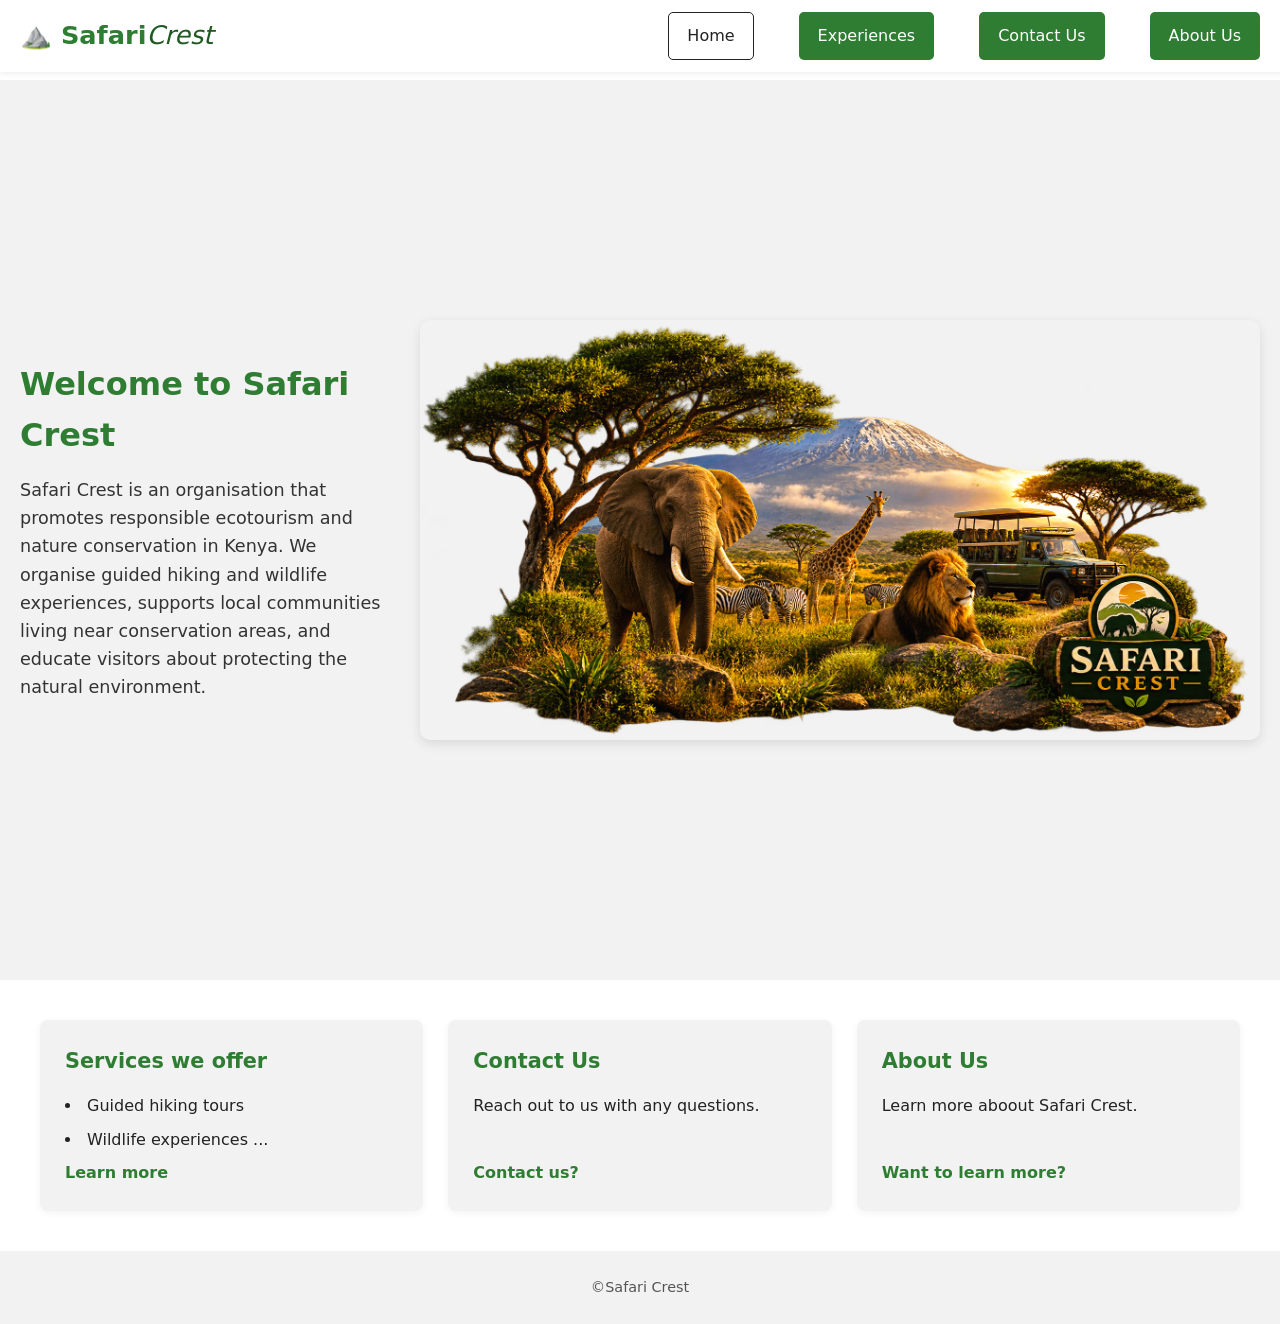
<file: index.html>
<!DOCTYPE html>
<html lang="en">
  <head>
    <meta charset="UTF-8" />
    <meta name="viewport" content="width=device-width, initial-scale=1.0" />
    <meta name="description" content="Safari Crest." />
    <title>Homepage</title>
    <link rel="stylesheet" href="css/index.css" />
  </head>

  <body>
    <header class="header">
      <a class="logo" href="index.html">⛰️ Safari<em>Crest</em></a>

      <nav aria-label="navigation">
        <ul>
          <li><a href="about-us.html" class="is-active">Home</a></li>
          <li><a href="services.html">Experiences</a></li>
          <li><a href="contact-us.html">Contact Us</a></li>
          <li><a href="about-us.html">About Us</a></li>
        </ul>
      </nav>
    </header>

    <main>
      <section class="body">
        <div class="body-text">
          <h2>Welcome to Safari Crest</h2>
          <p>
            Safari Crest is an organisation that promotes responsible ecotourism
            and nature conservation in Kenya. We organise guided hiking and
            wildlife experiences, supports local communities living near
            conservation areas, and educate visitors about protecting the
            natural environment.
          </p>
        </div>

        <img
          class="body-image"
          src="images/backg1.png"
          alt="Safari   Crest"
        />
      </section>

      <section class="cards">
        <article class="card" id="services">
          <h3>Services we offer</h3>
            <li>Guided hiking tours</li>
            <li>Wildlife experiences ...</li>
            <a class="card-link" href="services.html">Learn more</a>
          
        </article>

        <article class="card" id="contact">
          <h3>Contact Us</h3>
          <p>Reach out to us with any questions.</p>
          <a class="card-link" href="contact-us.html">Contact us?</a>
        </article>

        <article class="card" id="about">
          <h3>About Us</h3>
          <p>Learn more aboout Safari Crest.</p>
          <a class="card-link" href="about-us.html">Want to learn more?</a>
        </article>
      </section>
    </main>

    <footer class="footer">
      <p>&copy;Safari Crest</p>
    </footer>
  </body>
</html>
</file>
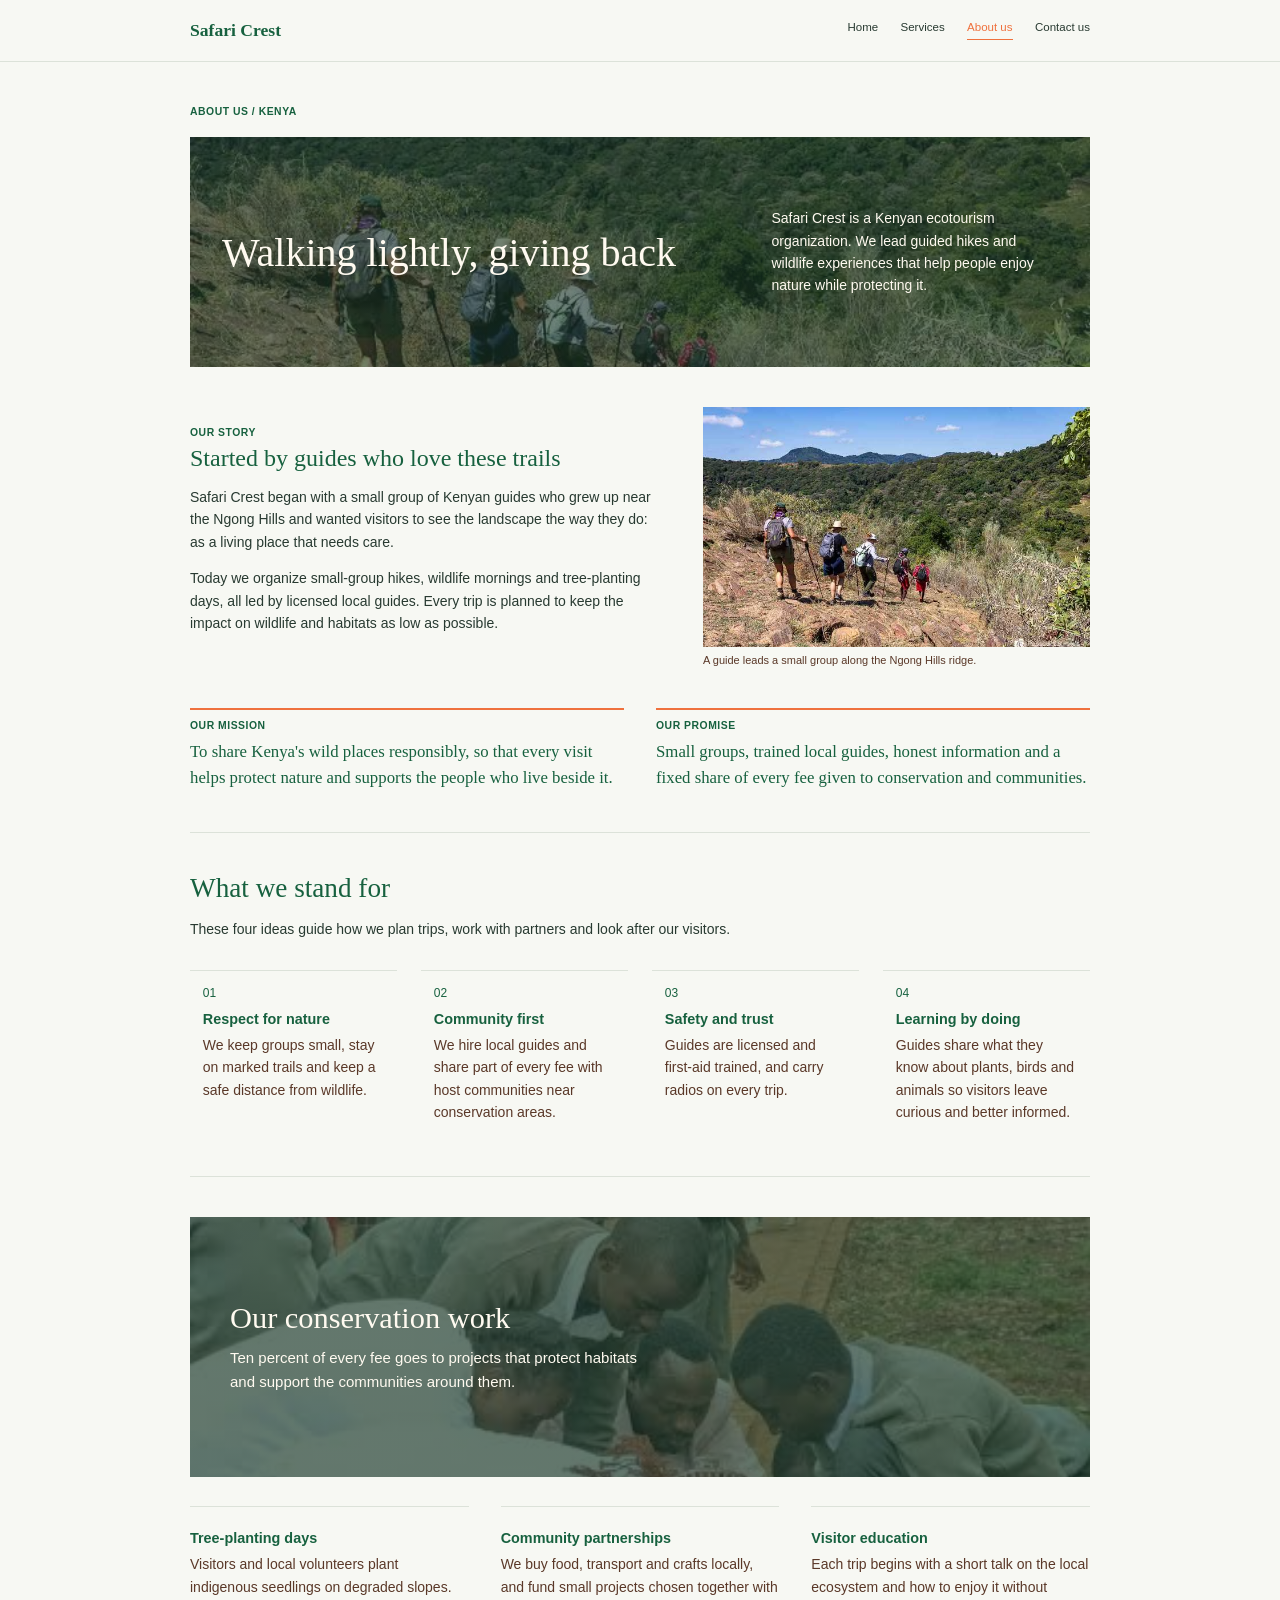
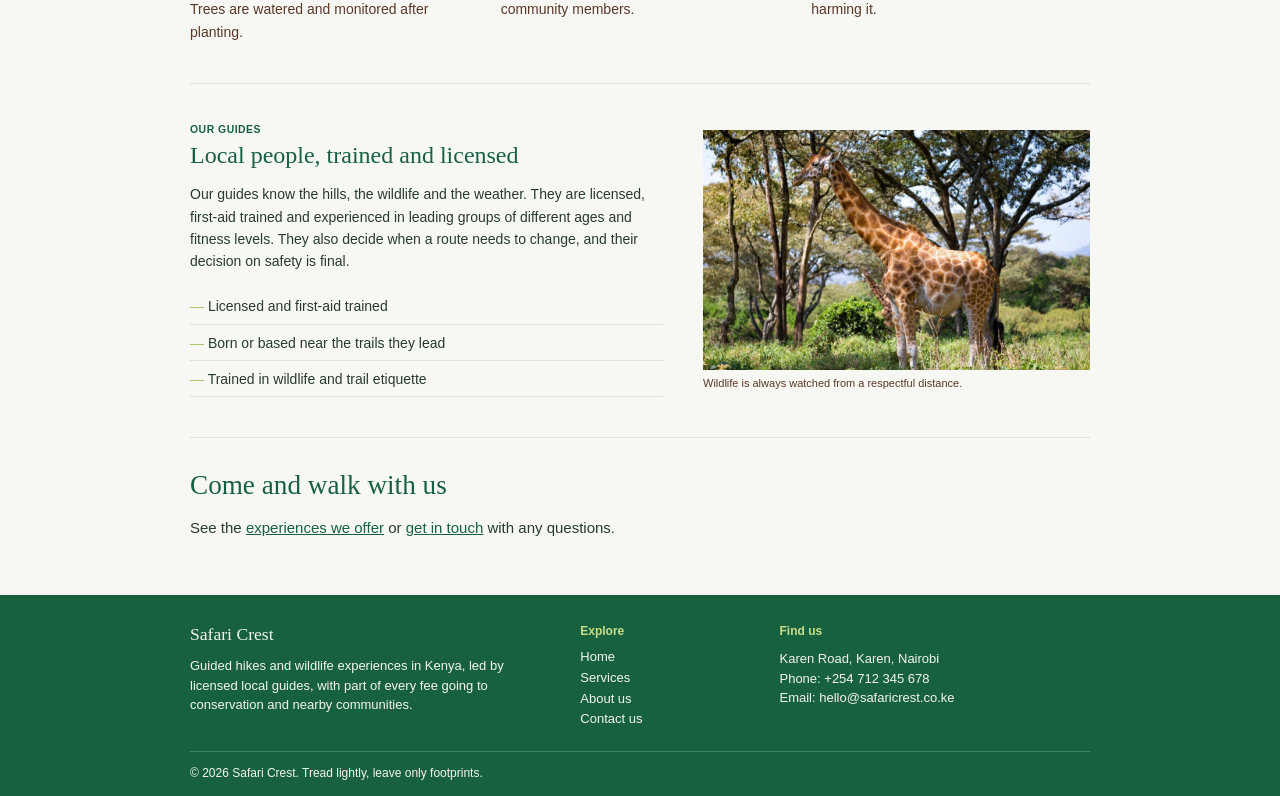
<file: about-us.html>
<!DOCTYPE html>
<html lang="en">
<head>
  <meta charset="UTF-8">
  <meta name="viewport" content="width=device-width, initial-scale=1.0">
  <title>About Us | Safari Crest</title>
  <link rel="stylesheet" href="css/about-us.css">
</head>

<body>
  <header class="site-header">
    <div class="container header-content">
      <a class="logo" href="index.html">Safari Crest</a>

      <nav class="navigation" aria-label="Main navigation">
        <a href="index.html">Home</a>
        <a href="services.html">Services</a>
        <a class="active" href="about-us.html">About us</a>
        <a href="contact-us.html">Contact us</a>
      </nav>
    </div>
  </header>

  <main class="container about-page">
    <p class="eyebrow">ABOUT US / KENYA</p>

    <section class="about-introduction">
      <h1>Walking lightly, giving back</h1>
      <p>
        Safari Crest is a Kenyan ecotourism organization. We lead guided hikes
        and wildlife experiences that help people enjoy nature while protecting it.
      </p>
    </section>

    <section class="story-section">
      <div class="story-text">
        <span>OUR STORY</span>
        <h2>Started by guides who love these trails</h2>
        <p>
          Safari Crest began with a small group of Kenyan guides who grew up
          near the Ngong Hills and wanted visitors to see the landscape the way
          they do: as a living place that needs care.
        </p>
        <p>
          Today we organize small-group hikes, wildlife mornings and
          tree-planting days, all led by licensed local guides. Every trip is
          planned to keep the impact on wildlife and habitats as low as possible.
        </p>
      </div>

      <figure>
        <img src="images/guided-hiking.jpg"
             alt="A guide leading a small group of hikers along a trail in Kenya">
        <figcaption>A guide leads a small group along the Ngong Hills ridge.</figcaption>
      </figure>
    </section>

    <section class="mission-section">
      <article>
        <span>OUR MISSION</span>
        <p>
          To share Kenya's wild places responsibly, so that every visit helps
          protect nature and supports the people who live beside it.
        </p>
      </article>
      <article>
        <span>OUR PROMISE</span>
        <p>
          Small groups, trained local guides, honest information and a fixed
          share of every fee given to conservation and communities.
        </p>
      </article>
    </section>

    <section class="values-section">
      <h2>What we stand for</h2>
      <p class="section-intro">
        These four ideas guide how we plan trips, work with partners and
        look after our visitors.
      </p>

      <div class="values-grid">
        <article class="value-card">
          <span>01</span>
          <h3>Respect for nature</h3>
          <p>
            We keep groups small, stay on marked trails and keep a safe
            distance from wildlife.
          </p>
        </article>

        <article class="value-card">
          <span>02</span>
          <h3>Community first</h3>
          <p>
            We hire local guides and share part of every fee with host
            communities near conservation areas.
          </p>
        </article>

        <article class="value-card">
          <span>03</span>
          <h3>Safety and trust</h3>
          <p>
            Guides are licensed and first-aid trained, and carry radios on
            every trip.
          </p>
        </article>

        <article class="value-card">
          <span>04</span>
          <h3>Learning by doing</h3>
          <p>
            Guides share what they know about plants, birds and animals so
            visitors leave curious and better informed.
          </p>
        </article>
      </div>
    </section>

    <section class="conservation-section">
      <div class="conservation-band">
        <div class="conservation-overlay">
          <h2>Our conservation work</h2>
          <p>
            Ten percent of every fee goes to projects that protect habitats
            and support the communities around them.
          </p>
        </div>
      </div>

      <div class="project-list">
        <article class="project">
          <h3>Tree-planting days</h3>
          <p>
            Visitors and local volunteers plant indigenous seedlings on
            degraded slopes. Trees are watered and monitored after planting.
          </p>
        </article>

        <article class="project">
          <h3>Community partnerships</h3>
          <p>
            We buy food, transport and crafts locally, and fund small projects
            chosen together with community members.
          </p>
        </article>

        <article class="project">
          <h3>Visitor education</h3>
          <p>
            Each trip begins with a short talk on the local ecosystem and how
            to enjoy it without harming it.
          </p>
        </article>
      </div>
    </section>

    <section class="team-section">
      <div class="team-text">
        <span>OUR GUIDES</span>
        <h2>Local people, trained and licensed</h2>
        <p>
          Our guides know the hills, the wildlife and the weather. They are
          licensed, first-aid trained and experienced in leading groups of
          different ages and fitness levels. They also decide when a route
          needs to change, and their decision on safety is final.
        </p>
        <ul>
          <li>Licensed and first-aid trained</li>
          <li>Born or based near the trails they lead</li>
          <li>Trained in wildlife and trail etiquette</li>
        </ul>
      </div>

      <figure>
        <img src="images/giraffe-acacia.jpg"
             alt="Giraffe beside an acacia tree in the Kenyan savannah">
        <figcaption>Wildlife is always watched from a respectful distance.</figcaption>
      </figure>
    </section>

    <section class="join-section">
      <h2>Come and walk with us</h2>
      <p>
        See the <a href="services.html">experiences we offer</a> or
        <a href="contact-us.html">get in touch</a> with any questions.
      </p>
    </section>
  </main>

  <footer class="site-footer">
    <div class="container footer-content">
      <div>
        <h2>Safari Crest</h2>
        <p>
          Guided hikes and wildlife experiences in Kenya, led by licensed
          local guides, with part of every fee going to conservation and
          nearby communities.
        </p>
      </div>

      <div>
        <h3>Explore</h3>
        <a href="index.html">Home</a>
        <a href="services.html">Services</a>
        <a href="about-us.html">About us</a>
        <a href="contact-us.html">Contact us</a>
      </div>

      <div>
        <h3>Find us</h3>
        <p>
          Karen Road, Karen, Nairobi<br>
          Phone: +254 712 345 678<br>
          Email: hello@safaricrest.co.ke
        </p>
      </div>
    </div>

    <div class="container copyright">
      &copy; 2026 Safari Crest. Tread lightly, leave only footprints.
    </div>
  </footer>
</body>
</html>
</file>
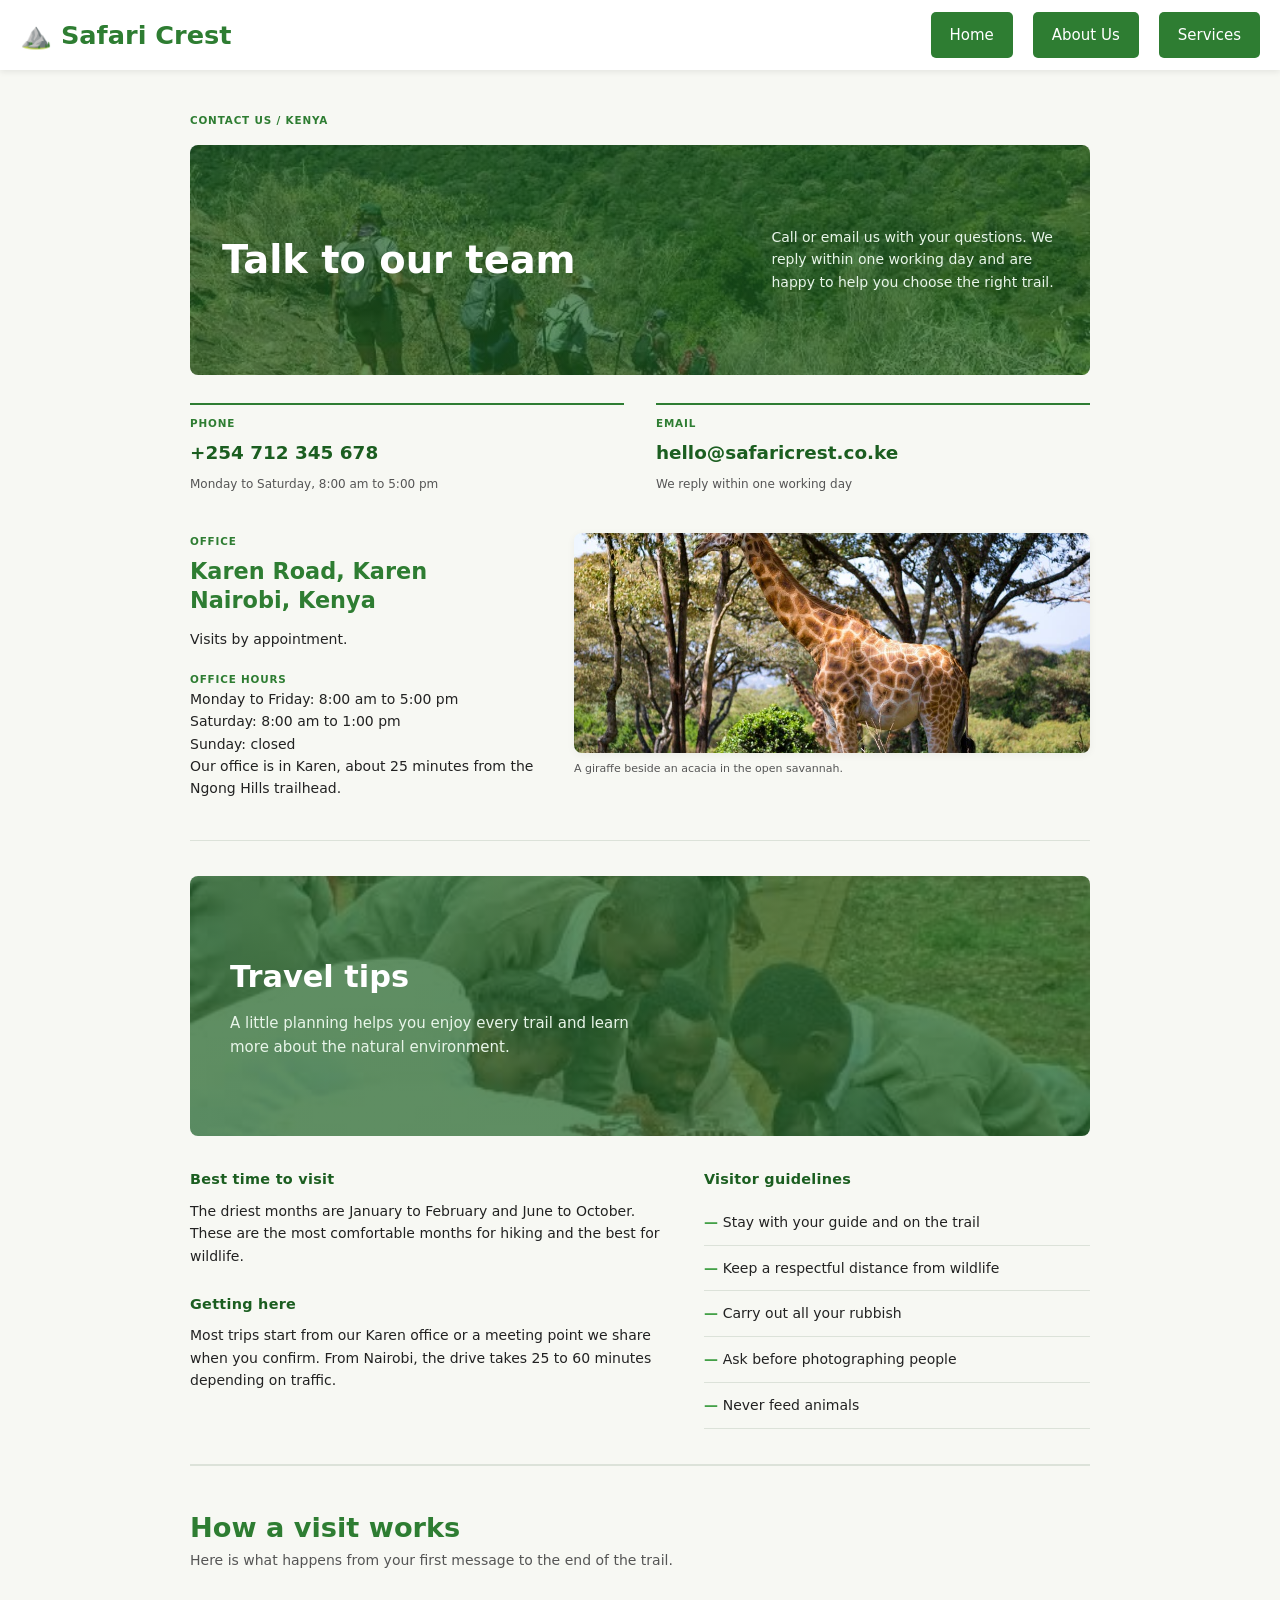
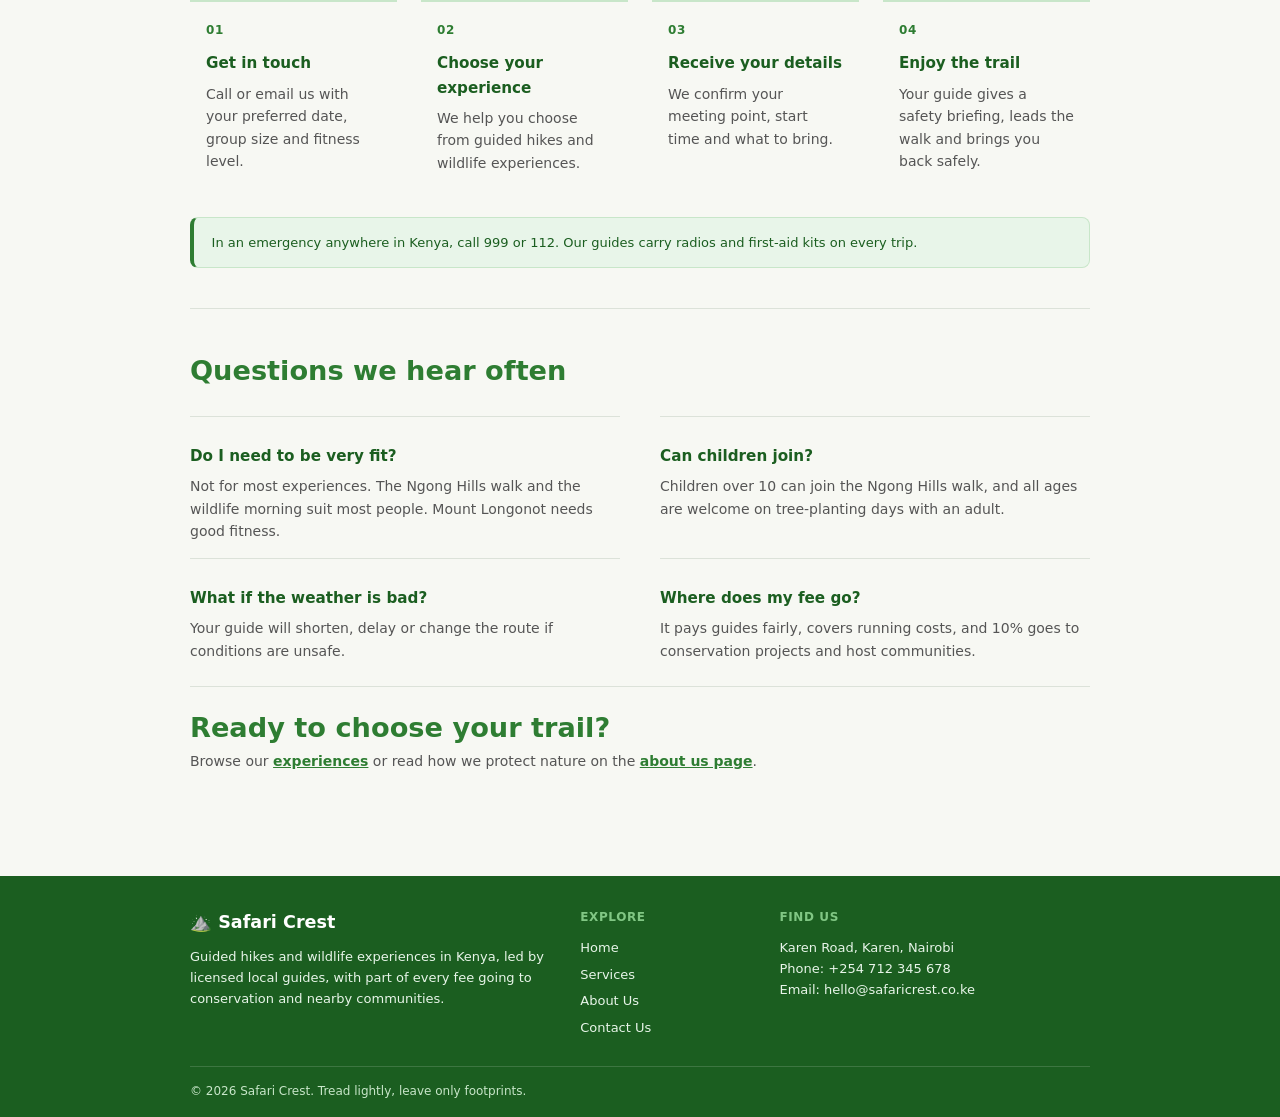
<file: contact-us.html>
<!DOCTYPE html>
<html lang="en">
<head>
  <meta charset="UTF-8">
  <meta name="viewport" content="width=device-width, initial-scale=1.0">
  <meta name="description" content="Contact Safari Crest in Karen, Nairobi. Call or email to plan a guided hike or wildlife experience in Kenya.">
  <title>Contact Us | Safari Crest</title>
  <link rel="stylesheet" href="css/contact-us.css">
</head>

<body>
  <header class="site-header">
    <a class="logo" href="index.html">⛰️ Safari Crest</a>

    <nav aria-label="Main navigation">
      <ul>
        <li><a href="index.html">Home</a></li>
        <li><a href="about-us.html">About Us</a></li>
        <li><a href="services.html">Services</a></li>
      </ul>
    </nav>
  </header>

  <main class="container contact-page">
    <p class="eyebrow">CONTACT US / KENYA</p>

    <section class="contact-introduction">
      <h1>Talk to our team</h1>
      <p>
        Call or email us with your questions. We reply within one working day
        and are happy to help you choose the right trail.
      </p>
    </section>

    <section class="contact-methods">
      <article>
        <span>PHONE</span>
        <strong>+254 712 345 678</strong>
        <small>Monday to Saturday, 8:00 am to 5:00 pm</small>
      </article>

      <article>
        <span>EMAIL</span>
        <strong>hello@safaricrest.co.ke</strong>
        <small>We reply within one working day</small>
      </article>
    </section>

    <section class="office-section">
      <div class="office-details">
        <span>OFFICE</span>
        <h2>Karen Road, Karen<br>Nairobi, Kenya</h2>

        <p>Visits by appointment.</p>

        <span>OFFICE HOURS</span>
        <p>
          Monday to Friday: 8:00 am to 5:00 pm<br>
          Saturday: 8:00 am to 1:00 pm<br>
          Sunday: closed
        </p>

        <p>
          Our office is in Karen, about 25 minutes from the Ngong Hills
          trailhead.
        </p>
      </div>

      <figure>
        <img src="images/giraffe-acacia.jpg"
             alt="Giraffe beside an acacia tree in the Kenyan savannah">
        <figcaption>A giraffe beside an acacia in the open savannah.</figcaption>
      </figure>
    </section>

    <section class="travel-section">
      <div class="travel-photo-band">
        <div class="travel-overlay">
          <h2>Travel tips</h2>
          <p>
            A little planning helps you enjoy every trail and learn more about
            the natural environment.
          </p>
        </div>
      </div>

      <div class="travel-information">
        <h3>Best time to visit</h3>
        <p>
          The driest months are January to February and June to October.
          These are the most comfortable months for hiking and the best for
          wildlife.
        </p>

        <h3>Getting here</h3>
        <p>
          Most trips start from our Karen office or a meeting point we share
          when you confirm. From Nairobi, the drive takes 25 to 60 minutes
          depending on traffic.
        </p>
      </div>

      <div class="visitor-guidelines">
        <h3>Visitor guidelines</h3>
        <ul>
          <li>Stay with your guide and on the trail</li>
          <li>Keep a respectful distance from wildlife</li>
          <li>Carry out all your rubbish</li>
          <li>Ask before photographing people</li>
          <li>Never feed animals</li>
        </ul>
      </div>
    </section>

    <section class="visit-section">
      <h2>How a visit works</h2>
      <p class="visit-intro">
        Here is what happens from your first message to the end of the trail.
      </p>

      <div class="visit-steps">
        <article class="visit-step">
          <span>01</span>
          <h3>Get in touch</h3>
          <p>
            Call or email us with your preferred date, group size and fitness
            level.
          </p>
        </article>

        <article class="visit-step">
          <span>02</span>
          <h3>Choose your experience</h3>
          <p>
            We help you choose from guided hikes and wildlife experiences.
          </p>
        </article>

        <article class="visit-step">
          <span>03</span>
          <h3>Receive your details</h3>
          <p>
            We confirm your meeting point, start time and what to bring.
          </p>
        </article>

        <article class="visit-step">
          <span>04</span>
          <h3>Enjoy the trail</h3>
          <p>
            Your guide gives a safety briefing, leads the walk and brings you
            back safely.
          </p>
        </article>
      </div>

      <div class="emergency-note">
        In an emergency anywhere in Kenya, call 999 or 112.
        Our guides carry radios and first-aid kits on every trip.
      </div>
    </section>

    <section class="faq-section">
      <h2>Questions we hear often</h2>

      <div class="faq-grid">
        <article class="faq-item">
          <h3>Do I need to be very fit?</h3>
          <p>
            Not for most experiences. The Ngong Hills walk and the wildlife
            morning suit most people. Mount Longonot needs good fitness.
          </p>
        </article>

        <article class="faq-item">
          <h3>Can children join?</h3>
          <p>
            Children over 10 can join the Ngong Hills walk, and all ages are
            welcome on tree-planting days with an adult.
          </p>
        </article>

        <article class="faq-item">
          <h3>What if the weather is bad?</h3>
          <p>
            Your guide will shorten, delay or change the route if conditions
            are unsafe.
          </p>
        </article>

        <article class="faq-item">
          <h3>Where does my fee go?</h3>
          <p>
            It pays guides fairly, covers running costs, and 10% goes to
            conservation projects and host communities.
          </p>
        </article>
      </div>

      <div class="ready-section">
        <h2>Ready to choose your trail?</h2>
        <p>
          Browse our <a href="services.html">experiences</a> or read how we
          protect nature on the <a href="about-us.html">about us page</a>.
        </p>
      </div>
    </section>
  </main>

  <footer class="site-footer">
    <div class="container footer-content">
      <div>
        <h2>⛰️ Safari Crest</h2>
        <p>
          Guided hikes and wildlife experiences in Kenya, led by licensed
          local guides, with part of every fee going to conservation and
          nearby communities.
        </p>
      </div>

      <div>
        <h3>Explore</h3>
        <a href="index.html">Home</a>
        <a href="services.html">Services</a>
        <a href="about-us.html">About Us</a>
        <a href="contact-us.html">Contact Us</a>
      </div>

      <div>
        <h3>Find us</h3>
        <p>
          Karen Road, Karen, Nairobi<br>
          Phone: +254 712 345 678<br>
          Email: hello@safaricrest.co.ke
        </p>
      </div>
    </div>

    <div class="container copyright">
      &copy; 2026 Safari Crest. Tread lightly, leave only footprints.
    </div>
  </footer>
</body>
</html>
</file>
<file: css/index.css>
*::after {
  box-sizing: border-box;
}

body {
  margin: 0;
  padding-top: 80px; /* space for fixed header */
  font-family: system-ui, -apple-system, 'Segoe UI', Roboto, Arial, sans-serif;
  line-height: 1.6;
  color: #222;
  background-color: #ffffff;
}

h1, h2, h3, p, ul {
  margin: 0;
}

ul {
  padding: 0;
  list-style: none;
}

img {
  max-width: 100%;
  display: block;
}

.header {
  position: fixed;
  top: 0;
  left: 0;
  width: 100%;
  z-index: 1000;
  background-color: white;
  padding: 12px 20px;
  display: flex;
  justify-content: space-between;
  align-items: center;
  box-shadow: 0 2px 6px rgba(51, 51, 51, 0.08);
}

.logo {
  font-size: 1.6rem;
  color: #2e7d32; 
  font-weight: 700;
  white-space: nowrap;
  text-decoration: none;
}
.logo em {
  font-style: italic;
  color: #1f5a23;
  font-weight: 500;
}

nav ul {
  display: flex;
  gap: 5px;
}

nav a {
  display: inline-block;
  padding: 10px 18px;
  border-radius: 5px;
  background-color: #2e7d32;
  color: white;
  text-decoration: none;
  font-weight: 500;
  border: 1px solid transparent;
  transition: all 0.3s ease;
  margin-right: 40px;
}

nav a:hover {
  background-color: white;
  color: #2e7d32;
  border-color: #2e7d32;
}
nav a.is-active {
  background-color: white;
  color: var(--green);
  border-color: var(--green);
}

.body {
  display: flex;
  align-items: center;
  justify-content: space-between;
  gap: 30px;
  min-height: calc(100vh - 80px);
  padding: 40px 20px;
  background-color: #f2f2f2;
}

.body-text {
  flex: 1 1 50%;
}

.body-text h2 {
  font-size: 2rem;
  color: #2e7d32;
  margin-bottom: 15px;
}

.body-text p {
    font: inherit;
    font-size: 1.1rem;
    color: #333;
    max-width: 55ch;
}

.body-image {
  flex: 1 1 50%;
  width: 100%;
  max-height: 420px;
  object-fit: cover;
  border-radius: 10px;
  box-shadow: 0 4px 12px rgba(0, 0, 0, 0.1);
}

.cards {
  display: grid;
  grid-template-columns: repeat(auto-fit, minmax(250px, 1fr));
  gap: 25px;
  max-width: 1200px;
  margin: 40px auto;
  padding: 0 20px;
}

.card {
  background-color: #f2f2f2;
  padding: 25px;
  border-radius: 8px;
  box-shadow: 0 2px 8px rgba(0, 0, 0, 0.05);
  display: flex;
  flex-direction: column;
  transition: transform 0.2s ease, box-shadow 0.2s ease;
}

.card:hover {
  transform: translateY(-4px);
  box-shadow: 0 6px 16px rgba(0, 0, 0, 0.1);
}

.card h3 {
  color: #2e7d32;
  font-size: 1.3rem;
  margin-bottom: 15px;
}

.card ul {
  margin: 10px 0 0;
}

.card li {
  margin-bottom: 8px;
  padding-left: 0;
}

.card p {
  margin-bottom: 15px;
}

.card-link {
  display: inline-block;
  margin-top: auto; 
  color: #2e7d32;
  font-weight: 600;
  text-decoration: none;
  transition: color 0.2s;
}

.card-link:hover {
  text-decoration: underline;
}

.footer {
  text-align: center;
  padding: 25px 20px;
  background-color: #f2f2f2;
  color: #555;
  font-size: 0.9rem;
  margin-top: 20px;
}

#services {
  background-image: url('c:/Users/felix/gitwebrepo/web-assignment1/images/services.svg');
  background-size: cover;
  background-position: center;
  background-repeat: no-repeat;
}

#contact {
  background-image: url('c:/Users/felix/gitwebrepo/web-assignment1/images/contactus.svg');
  background-size: cover;
  background-position: center;
  background-repeat: no-repeat;
}

#about {
  background-image: url('c:/Users/felix/gitwebrepo/web-assignment1/images/aboutus.svg');
  background-size: cover;
  background-position: center;
  background-repeat: no-repeat;
}

@media (max-width: 768px) {
  body {
    padding-top: 110px;
  }

  .header {
    flex-direction: column;
    gap: 10px;
    padding: 12px 15px;
  }

  nav ul {
    flex-wrap: wrap;
    justify-content: center;
  }

  .body {
    flex-direction: column;
    min-height: auto;
    padding: 30px 20px;
  }

  .body-text,
  .body-image {
    flex: 1 1 100%;
    max-width: 100%;
  }

  .body-text h2 {
    font-size: 1.7rem;
  }

  .body-image {
    max-height: 280px;
  }

  .cards {
    grid-template-columns: 1fr;
    margin: 30px auto;
  }
}
</file>
<file: css/about-us.css>
* {
  box-sizing: border-box;
}

body {
  margin: 0;
  background: #f7f8f3;
  color: #283a31;
  font-family: Arial, sans-serif;
  font-size: 15px;
}

img {
  max-width: 100%;
}

.container {
  width: min(90%, 900px);
  margin: 0 auto;
}

/* Header */
.site-header {
  border-bottom: 1px solid #dce2d9;
  padding: 1.25rem 0;
}

.header-content {
  display: flex;
  align-items: center;
  justify-content: space-between;
}

.logo {
  color: #17613f;
  font-family: Georgia, serif;
  font-size: 1.1rem;
  font-weight: bold;
  text-decoration: none;
}

.navigation {
  display: flex;
  gap: 1.4rem;
}

.navigation a {
  color: #283a31;
  font-size: .72rem;
  text-decoration: none;
}

.navigation a:hover,
.navigation .active {
  color: #ef713d;
  border-bottom: 1px solid #ef713d;
  padding-bottom: .35rem;
}

/* Shared labels */
.about-page {
  padding-top: 2rem;
}

.eyebrow,
.story-text > span,
.mission-section span,
.team-text > span {
  display: block;
  color: #17613f;
  font-size: .65rem;
  font-weight: bold;
  letter-spacing: .05em;
}

h2 {
  color: #17613f;
  font-family: Georgia, serif;
  font-weight: normal;
}

p {
  line-height: 1.6;
}

/* Intro band */
.about-introduction {
  display: grid;
  grid-template-columns: 1.4fr .8fr;
  gap: 3rem;
  align-items: center;
  min-height: 230px;
  margin-top: 1rem;
  padding: 3.5rem 2rem;
  background:
    linear-gradient(rgba(25, 55, 39, .62), rgba(25, 55, 39, .62)),
    url("../images/guided-hiking.jpg") center / cover no-repeat;
}

.about-introduction h1 {
  margin: 0;
  color: #fffaf0;
  font-family: Georgia, serif;
  font-size: 2.5rem;
  font-weight: normal;
}

.about-introduction p {
  max-width: 300px;
  margin: 0;
  color: #fffaf0;
  font-size: 14px;
}

/* Story */
.story-section,
.team-section {
  display: grid;
  gap: 2.5rem;
  align-items: center;
}

.story-section {
  grid-template-columns: 1.1fr .9fr;
  padding: 2.5rem 0;
}

.team-section {
  grid-template-columns: 1.1fr .9fr;
  border-top: 1px solid #dce2d9;
  padding: 2.5rem 0;
}

.story-text h2,
.team-text h2 {
  margin: .45rem 0 .8rem;
  font-size: 1.5rem;
}

.story-text p,
.team-text p,
.section-intro,
.project p,
.value-card p {
  font-size: 14px;
}

figure {
  margin: 0;
}

figure img {
  display: block;
  width: 100%;
  height: 240px;
  object-fit: cover;
}

figcaption {
  margin-top: .35rem;
  color: #5a3828;
  font-size: 11px;
  line-height: 1.4;
}

/* Mission */
.mission-section {
  display: grid;
  grid-template-columns: 1fr 1fr;
  gap: 2rem;
  padding-bottom: 2.5rem;
}

.mission-section article {
  border-top: 2px solid #ef713d;
  padding-top: .6rem;
}

.mission-section p {
  margin: .5rem 0 0;
  color: #17613f;
  font-family: Georgia, serif;
  font-size: 1.05rem;
}

/* Values */
.values-section {
  border-top: 1px solid #dce2d9;
  padding: 2.5rem 0;
}

.values-section h2,
.join-section h2 {
  margin: 0 0 .6rem;
  font-size: 1.7rem;
}

.values-grid {
  display: grid;
  grid-template-columns: repeat(4, 1fr);
  gap: 1.5rem;
  margin-top: 1.8rem;
}

.value-card {
  border-top: 1px solid #dce2d9;
  padding: .8rem;
  transition: transform .25s ease, box-shadow .25s ease, background-color .25s ease;
}

.value-card:hover {
  transform: translateY(-6px);
  background-color: #ffffff;
  box-shadow: 0 8px 18px rgba(23, 97, 63, .15);
  border-top-color: #ef713d;
}

.value-card span {
  color: #17613f;
  font-size: .75rem;
}

.value-card h3,
.project h3 {
  margin: .65rem 0 .45rem;
  color: #17613f;
  font-size: .9rem;
  transition: color .25s ease;
}

.value-card:hover h3 {
  color: #ef713d;
}

.value-card p {
  margin: 0;
  color: #5a3828;
}

/* Conservation */
.conservation-section {
  border-top: 1px solid #dce2d9;
  padding: 2.5rem 0;
}

.conservation-band {
  display: flex;
  align-items: center;
  min-height: 260px;
  padding: 2.5rem;
  background:
    linear-gradient(rgba(25, 55, 39, .68), rgba(25, 55, 39, .68)),
    url("../images/tree-planting.jpg") center / cover no-repeat;
}

.conservation-overlay {
  max-width: 430px;
}

.conservation-overlay h2 {
  margin: 0 0 .6rem;
  color: #fffaf0;
  font-size: 1.9rem;
}

.conservation-overlay p {
  margin: 0;
  color: #fffaf0;
}

.project-list {
  display: grid;
  grid-template-columns: repeat(3, 1fr);
  gap: 2rem;
  margin-top: 1.8rem;
}

.project {
  border-top: 1px solid #dce2d9;
  padding-top: .8rem;
}

.project p {
  margin: 0;
  color: #5a3828;
}

/* Guides */
.team-text ul {
  margin: 1rem 0 0;
  padding: 0;
  list-style: none;
}

.team-text li {
  border-bottom: 1px solid #dce2d9;
  padding: .6rem 0;
  font-size: 14px;
}

.team-text li::before {
  content: "— ";
  color: #a9c66b;
}

/* Closing call */
.join-section {
  border-top: 1px solid #dce2d9;
  padding: 2rem 0 .5rem;
}

.join-section a {
  color: #17613f;
  text-decoration: underline;
}

.join-section a:hover {
  color: #ef713d;
}

/* Footer */
.site-footer {
  margin-top: 2rem;
  background: #17613f;
  color: #f4f6ed;
  padding: 1.8rem 0 1rem;
}

.footer-content {
  display: grid;
  grid-template-columns: 1.5fr .7fr 1.3fr;
  gap: 2rem;
}

.footer-content h2 {
  margin: 0 0 .7rem;
  color: #f4f6ed;
  font-size: 1.1rem;
}

.footer-content h3 {
  margin: 0 0 .7rem;
  color: #c8dd8c;
  font-size: .75rem;
}

.footer-content p {
  margin: 0;
  font-size: 13px;
  line-height: 1.5;
}

.footer-content a {
  display: block;
  width: max-content;
  margin: .35rem 0;
  color: #f4f6ed;
  font-size: 13px;
  text-decoration: none;
}

.footer-content a:hover {
  color: #ef713d;
}

.copyright {
  border-top: 1px solid rgba(255, 255, 255, .2);
  margin-top: 1.2rem;
  padding-top: .9rem;
  color: #f4f6ed;
  font-size: 12px;
}

/* Tablet */
@media (max-width: 700px) {
  .header-content,
  .about-introduction,
  .story-section,
  .team-section,
  .mission-section,
  .footer-content {
    grid-template-columns: 1fr;
  }

  .header-content {
    align-items: flex-start;
    flex-direction: column;
    gap: 1rem;
  }

  .navigation {
    flex-wrap: wrap;
    gap: .8rem;
  }

  .about-introduction {
    gap: 1rem;
    padding: 2.5rem 1.2rem;
  }

  .about-introduction h1 {
    font-size: 2rem;
  }

  .conservation-band {
    min-height: 230px;
    padding: 2rem 1.3rem;
  }

  .values-grid,
  .project-list {
    grid-template-columns: 1fr 1fr;
  }
}

/* Phone */
@media (max-width: 480px) {
  .values-grid,
  .project-list {
    grid-template-columns: 1fr;
  }

  figure img {
    height: auto;
  }
}
</file>
<file: css/contact-us.css>
/* =========================
   THEME VARIABLES
   ========================= */
:root {
  --green-900: #1b5e20;
  --green-700: #2e7d32;   /* primary — matches homepage */
  --green-500: #43a047;
  --green-300: #81c784;
  --green-100: #c8e6c9;
  --green-50:  #e8f5e9;

  --surface:   #f2f2f2;
  --surface-alt: #f7f8f3;
  --text:      #222222;
  --text-muted:#555555;
  --white:     #ffffff;
  --border:    #dce2d9;

  --radius:    8px;
  --shadow-sm: 0 2px 8px rgba(0, 0, 0, 0.05);
  --shadow-md: 0 6px 16px rgba(0, 0, 0, 0.10);
  --header-h:  80px;
}

/* =========================
   RESET & BASE
   ========================= */
*,
*::before,
*::after { box-sizing: border-box; }

body {
  margin: 0;
  padding-top: var(--header-h);
  background: var(--surface-alt);
  color: var(--text);
  font-family: system-ui, -apple-system, 'Segoe UI', Roboto, Arial, sans-serif;
  font-size: 15px;
  line-height: 1.6;
}

h1, h2, h3, p, ul, figure { margin: 0; }
ul { padding: 0; list-style: none; }
img { max-width: 100%; display: block; }

.container {
  width: min(90%, 900px);
  margin: 0 auto;
}

/* =========================
   HEADER & NAVIGATION
   (identical to homepage)
   ========================= */
.site-header {
  position: fixed;
  top: 0;
  left: 0;
  width: 100%;
  z-index: 1000;
  background-color: var(--white);
  padding: 12px 20px;
  display: flex;
  justify-content: space-between;
  align-items: center;
  box-shadow: 0 2px 6px rgba(0, 0, 0, 0.08);
}

.logo {
  font-size: 1.6rem;
  font-weight: 700;
  color: var(--green-700);
  text-decoration: none;
  white-space: nowrap;
}

nav ul {
  display: flex;
  gap: 20px;
}

nav a {
  display: inline-block;
  padding: 10px 18px;
  border-radius: 5px;
  background-color: var(--green-700);
  color: var(--white);
  text-decoration: none;
  font-weight: 500;
  border: 1px solid transparent;
  transition: all 0.3s ease;
}

nav a:hover {
  background-color: var(--white);
  color: var(--green-700);
  border-color: var(--green-700);
}

/* Current page */
nav a.active {
  background-color: var(--green-900);
  color: var(--white);
  border-color: var(--green-900);
}

nav a.active:hover {
  background-color: var(--green-900);
  color: var(--white);
}

/* =========================
   PAGE SHELL
   ========================= */
.contact-page {
  padding-top: 2rem;
  padding-bottom: 1rem;
}

.eyebrow,
.contact-methods span,
.office-details > span {
  display: block;
  color: var(--green-700);
  font-size: .65rem;
  font-weight: 700;
  letter-spacing: .08em;
  text-transform: uppercase;
}

/* =========================
   INTRO BAND
   ========================= */
.contact-introduction {
  display: grid;
  grid-template-columns: 1.4fr .8fr;
  gap: 3rem;
  align-items: center;
  min-height: 230px;
  margin-top: 1rem;
  padding: 3.5rem 2rem;
  border-radius: var(--radius);
  background-color: var(--green-700);
  background-image:
    linear-gradient(rgba(27, 94, 32, .68), rgba(27, 94, 32, .68)),
    url("../images/guided-hiking.jpg");
  background-size: cover;
  background-position: center;
  background-repeat: no-repeat;
}

.contact-introduction h1 {
  margin: 0;
  color: var(--white);
  font-size: 2.4rem;
  font-weight: 700;
  line-height: 1.15;
}

.contact-introduction p {
  max-width: 290px;
  margin: 0;
  color: var(--green-50);
  font-size: 14px;
  line-height: 1.6;
}

/* =========================
   CONTACT METHODS
   ========================= */
.contact-methods {
  display: grid;
  grid-template-columns: 1fr 1fr;
  gap: 2rem;
  padding: 1.8rem 0 2.4rem;
}

.contact-methods article {
  border-top: 2px solid var(--green-700);
  padding-top: .6rem;
}

.contact-methods strong {
  display: block;
  margin: .4rem 0 .2rem;
  color: var(--green-900);
  font-size: 1.15rem;
  font-weight: 700;
}

.contact-methods small {
  color: var(--text-muted);
  font-size: 12px;
}

/* =========================
   OFFICE
   ========================= */
.office-section {
  display: grid;
  grid-template-columns: .8fr 1.2fr;
  gap: 2.5rem;
  border-bottom: 1px solid var(--border);
  padding-bottom: 2.5rem;
}

.office-details h2 {
  margin: .45rem 0 .8rem;
  color: var(--green-700);
  font-size: 1.4rem;
  font-weight: 700;
  line-height: 1.3;
}

.office-details > span:nth-of-type(2) {
  margin-top: 1.3rem;
}

.office-details p,
.travel-section p,
.visitor-guidelines li {
  font-size: 14px;
  line-height: 1.6;
}

.office-section figure { margin: 0; }

.office-section img {
  width: 100%;
  height: 220px;
  object-fit: cover;
  border-radius: var(--radius);
  box-shadow: var(--shadow-sm);
}

.office-section figcaption {
  margin-top: .5rem;
  color: var(--text-muted);
  font-size: 11px;
  line-height: 1.4;
}

/* =========================
   TRAVEL SECTION
   ========================= */
.travel-section {
  display: grid;
  grid-template-columns: 1.35fr 1.1fr;
  gap: 2rem 2.5rem;
  align-items: start;
  border-bottom: 1px solid var(--border);
  padding: 2.2rem 0;
}

.travel-photo-band {
  grid-column: 1 / -1;
  min-height: 260px;
  display: flex;
  align-items: center;
  padding: 2.5rem;
  border-radius: var(--radius);
  background-color: var(--green-700);
  background-image:
    linear-gradient(rgba(27, 94, 32, .7), rgba(27, 94, 32, .7)),
    url("../images/tree-planting.jpg");
  background-size: cover;
  background-position: center;
  background-repeat: no-repeat;
}

.travel-overlay {
  max-width: 430px;
  color: var(--white);
}

.travel-overlay h2 {
  margin: 0 0 .6rem;
  color: var(--white);
  font-size: 1.9rem;
  font-weight: 700;
}

.travel-overlay p {
  margin: 0;
  color: var(--green-50);
  font-size: 15px;
  line-height: 1.6;
}

.travel-section h3 {
  margin: 0 0 .55rem;
  color: var(--green-900);
  font-size: .9rem;
  font-weight: 700;
  letter-spacing: .02em;
}

.travel-section h3:not(:first-child) {
  margin-top: 1.6rem;
}

.visitor-guidelines ul {
  margin: 0;
  padding: 0;
}

.visitor-guidelines li {
  border-bottom: 1px solid var(--border);
  padding: .7rem 0;
}

.visitor-guidelines li::before {
  content: "— ";
  color: var(--green-500);
  font-weight: 700;
}

/* =========================
   HOW A VISIT WORKS
   ========================= */
.visit-section,
.faq-section {
  border-top: 1px solid var(--border);
  padding: 2.5rem 0;
}

.visit-section h2,
.faq-section h2,
.ready-section h2 {
  color: var(--green-700);
  font-size: 1.7rem;
  font-weight: 700;
}

.visit-intro {
  color: var(--text-muted);
  font-size: 14px;
}

.visit-steps {
  display: grid;
  grid-template-columns: repeat(4, 1fr);
  gap: 1.5rem;
  margin-top: 1.8rem;
}

.visit-step {
  border-top: 2px solid var(--green-100);
  padding: .9rem 1rem;
  border-radius: 0 0 var(--radius) var(--radius);
  transition: transform .25s ease, box-shadow .25s ease, background-color .25s ease, border-top-color .25s ease;
}

.visit-step:hover {
  transform: translateY(-6px);
  background-color: var(--white);
  box-shadow: 0 8px 18px rgba(46, 125, 50, .18);
  border-top-color: var(--green-700);
}

.visit-step span {
  color: var(--green-700);
  font-size: .75rem;
  font-weight: 700;
  letter-spacing: .05em;
}

.visit-step h3,
.faq-item h3 {
  margin: .65rem 0 .45rem;
  color: var(--green-900);
  font-size: .95rem;
  transition: color .25s ease;
}

.visit-step:hover h3 {
  color: var(--green-700);
}

.visit-step p,
.faq-item p,
.ready-section p {
  color: var(--text-muted);
  font-size: 14px;
  line-height: 1.6;
}

.visit-step a,
.ready-section a {
  color: var(--green-700);
  font-weight: 600;
  text-decoration: underline;
}

.visit-step a:hover,
.ready-section a:hover {
  color: var(--green-900);
}

.emergency-note {
  margin-top: 1.8rem;
  padding: .9rem 1.1rem;
  border: 1px solid var(--green-100);
  border-left: 4px solid var(--green-700);
  background: var(--green-50);
  color: var(--green-900);
  font-size: 13px;
  line-height: 1.5;
  border-radius: var(--radius);
}

/* =========================
   FAQ
   ========================= */
.faq-grid {
  display: grid;
  grid-template-columns: 1fr 1fr;
  gap: 0 2.5rem;
  margin-top: 1.5rem;
}

.faq-item {
  border-top: 1px solid var(--border);
  padding: 1rem 0;
}

.faq-item p { margin: 0; }

.ready-section {
  border-top: 1px solid var(--border);
  margin-top: .5rem;
  padding-top: 1.2rem;
}

/* =========================
   FOOTER
   ========================= */
.site-footer {
  margin-top: 3rem;
  background: var(--green-900);
  color: var(--green-50);
  padding: 2rem 0 1rem;
}

.footer-content {
  display: grid;
  grid-template-columns: 1.5fr .7fr 1.3fr;
  gap: 2rem;
}

.footer-content h2 {
  margin: 0 0 .7rem;
  color: var(--white);
  font-size: 1.1rem;
  font-weight: 700;
}

.footer-content h3 {
  margin: 0 0 .7rem;
  color: var(--green-300);
  font-size: .75rem;
  font-weight: 700;
  letter-spacing: .05em;
  text-transform: uppercase;
}

.footer-content p {
  margin: 0;
  font-size: 13px;
  line-height: 1.6;
}

.footer-content a {
  display: block;
  width: max-content;
  margin: .35rem 0;
  color: var(--green-50);
  font-size: 13px;
  text-decoration: none;
  transition: color .2s ease;
}

.footer-content a:hover {
  color: var(--white);
  text-decoration: underline;
}

.copyright {
  border-top: 1px solid rgba(255, 255, 255, .15);
  margin-top: 1.4rem;
  padding-top: .9rem;
  color: var(--green-100);
  font-size: 12px;
}

/* =========================
   RESPONSIVE
   ========================= */
@media (max-width: 768px) {
  body { padding-top: 110px; }

  .site-header {
    flex-direction: column;
    gap: 10px;
    padding: 12px 15px;
  }

  nav ul {
    flex-wrap: wrap;
    justify-content: center;
  }
}

@media (max-width: 700px) {
  .contact-introduction,
  .contact-methods,
  .office-section,
  .travel-section,
  .footer-content {
    grid-template-columns: 1fr;
  }

  .contact-introduction {
    gap: 1rem;
    padding: 2.5rem 1.2rem;
  }

  .contact-introduction h1 { font-size: 2rem; }

  .travel-photo-band {
    grid-column: 1;
    min-height: 230px;
    padding: 2rem 1.3rem;
  }

  .visit-steps,
  .faq-grid {
    grid-template-columns: 1fr 1fr;
  }
}

@media (max-width: 480px) {
  .contact-methods,
  .visit-steps,
  .faq-grid {
    grid-template-columns: 1fr;
  }

  .office-section img { height: auto; }
}
</file>
